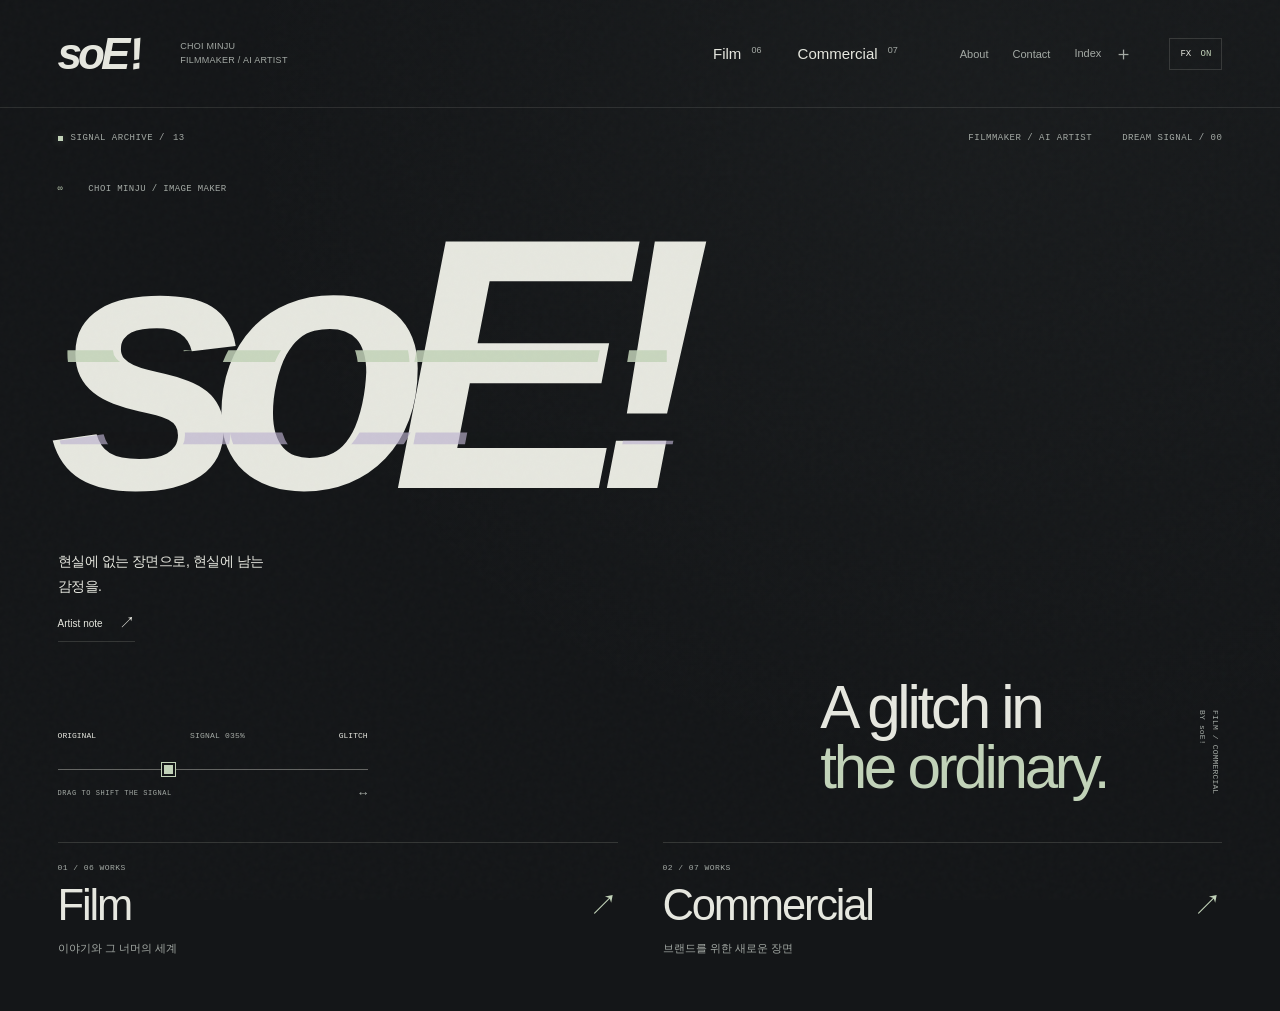
<file: index.html>
<!doctype html>
<html lang="ko">
<head>
<meta charset="utf-8"><meta name="viewport" content="width=device-width,initial-scale=1,viewport-fit=cover"><meta name="theme-color" content="#141618">
<title>soE! — Signal / Film / Feeling.</title><meta name="description" content="soE! 최민주의 필름과 커머셜. 현실에 없는 장면으로, 현실에 남는 감정을.">
<link rel="icon" type="image/svg+xml" href="data:image/svg+xml,%3Csvg xmlns='http://www.w3.org/2000/svg' viewBox='0 0 64 64'%3E%3Crect width='64' height='64' fill='%23141618'/%3E%3Cpath d='M27 10h12l-3 29h-7zM28 46h10v10H28z' fill='%23c2d3b9'/%3E%3C/svg%3E">
<link rel="stylesheet" href="style.css?v=9">
</head>
<body class="intro home-view" data-scene="home">
<a class="skip-link" href="#exhibition">작품으로 바로 이동</a>
<header>
 <a class="logo" href="#home" aria-label="soE! 메인페이지">soE<span>!</span></a>
 <div class="signature">CHOI MINJU<br>FILMMAKER / AI ARTIST</div>
 <nav class="section-nav" aria-label="작품 섹션"><button data-section="film">Film <sup id="filmCount">06</sup></button><button data-section="commercial">Commercial <sup id="commercialCount">07</sup></button></nav>
 <nav class="utility-nav" aria-label="사이트 메뉴"><button data-open="about" class="desktop-link">About</button><button data-open="contact" class="desktop-link">Contact</button><button data-open="index" class="index-nav" aria-label="작품 목록과 메뉴 열기">Index <span>＋</span></button></nav>
 <button class="motion" id="motion" aria-pressed="true">FX <span>ON</span></button>
</header>
<main id="exhibition" aria-label="작품 상영관" tabindex="-1">
 <div class="scene-backdrop" aria-hidden="true"></div>
 <div class="stage-top"><span><i class="signal-dot"></i>SIGNAL ARCHIVE / <b id="archiveCount">13</b></span><span id="genre">FILMMAKER / AI ARTIST</span><span id="duration">DREAM SIGNAL</span></div>
 <div class="work-layout">
  <div class="project-heading" id="projectHeading"><div class="eyebrow"><span id="projectNumber">00</span><span id="projectSubtitle">CHOI MINJU / IMAGE MAKER</span></div><h1 id="title" data-text="soE!">soE!</h1></div>
  <div class="media-column">
   <div class="screen" id="screen">
    <img id="poster" src="assets/soe-butterfly.jpg" alt="soE!의 상징인 빛나는 나비">
    <canvas id="visual" aria-hidden="true"></canvas><div class="signal-fallback" aria-hidden="true"></div><div class="vignette" aria-hidden="true"></div><div class="scanlines" aria-hidden="true"></div><div class="glitch-strips" aria-hidden="true"></div>
    <div class="reality-seam" aria-hidden="true"><span>↔</span></div>
    <button class="screen-play" id="screenPlay" aria-label="현재 작품 재생"><span class="play-shape" aria-hidden="true"></span><span>PLAY FILM</span></button><span class="coordinate" id="coordinate" aria-hidden="true">[ 050 : 050 ]</span>
   </div>
   <div class="media-foot"><span id="frameLabel">FRAME / 00</span><button id="signalPulse" aria-label="작품 이미지에 글리치 효과 주기">DISTORT <span>↯</span></button></div>
   <div class="awards-row" id="awardsRow" hidden><span class="awards-label">FESTIVAL<br>SELECTIONS</span><div class="project-laurels" id="projectLaurels" aria-label="영화제 선정"></div></div>
  </div>
  <div class="project-caption"><p id="caption">현실에 없는 장면으로, 현실에 남는 감정을.</p><p id="summary">영화와 애니메이션, 브랜드 필름. soE!가 만드는 낯설고 아름다운 세계.</p><p id="projectCredit" class="project-credit"></p><button id="details">Artist note <span>↗</span></button></div>
 </div>
 <div class="scene-art" aria-hidden="true"><span id="artWord"></span><span id="sceneCredit"></span></div>
 <div class="home-lower">
  <div class="reality-control"><div class="reality-labels"><button id="originalMode">ORIGINAL</button><span id="signalValue">SIGNAL 035%</span><button id="signalMode">GLITCH</button></div><label class="reality-slider"><span class="sr-only">오른쪽으로 움직이면 글리치, 왼쪽은 원본</span><input id="reality" type="range" min="0" max="100" value="35" aria-label="원본에서 글리치로 전환" aria-valuetext="글리치 35퍼센트"></label><p>DRAG TO SHIFT THE SIGNAL <span>↔</span></p></div>
  <div class="home-word">A glitch in<br><em>the ordinary.</em><span class="home-aside">FILM / COMMERCIAL<br>BY soE!</span></div>
 </div>
 <div class="home-sections"><button data-section="film"><span class="entry-number">01 / <b data-count="film">06</b> WORKS</span><strong>Film</strong><span class="entry-arrow">↗</span><small>이야기와 그 너머의 세계</small></button><button data-section="commercial"><span class="entry-number">02 / <b data-count="commercial">07</b> WORKS</span><strong>Commercial</strong><span class="entry-arrow">↗</span><small>브랜드를 위한 새로운 장면</small></button></div>
 <div class="transport"><div class="transport-left"><span class="section-label" id="sectionLabel">ARCHIVE</span><button id="prev" aria-label="이전 작품">←</button><span><b id="counter">01</b><i>/</i><span class="totalCount">06</span></span><button id="next" aria-label="다음 작품">→</button></div><div class="progress" id="progress" role="group" aria-label="작품 바로 이동"></div><div class="transport-right"><span class="scroll-hint">SWIPE / ARROW KEYS</span><button id="watch">WATCH FILM <span class="small-play" aria-hidden="true"></span></button></div></div>
 <div class="transition-label" aria-hidden="true"><span id="transitionNumber">01</span><span>SIGNAL / SHIFT</span></div>
</main>
<dialog id="drawer" aria-labelledby="drawerTitle"><div class="drawer-top"><span>soE! / SIGNAL ARCHIVE</span><button class="close" data-close="drawer">CLOSE <b>×</b></button></div><div id="drawerContent"></div></dialog>
<dialog id="player" aria-labelledby="playerTitle"><div class="player-top"><h2 id="playerTitle">Film</h2><button class="close" data-close="player">CLOSE <b>×</b></button></div><div id="playerMount"></div><div class="player-bottom"><span>재생이 제한되면 YouTube에서 감상하세요.</span><a id="youtubeLink" target="_blank" rel="noopener noreferrer">OPEN IN YOUTUBE ↗</a></div></dialog>
<p class="sr-only" role="status" aria-live="polite" id="status"></p>
<script src="projects.js?v=9"></script><script src="app.js?v=9"></script>
</body></html>
</file>
<file: style.css>
:root{--bg:#141618;--panel:#1a1d20;--text:#e6e7df;--muted:#a4aaa5;--line:#e6e7df26;--signal:#c2d3b9;--echo:#bdb3cf;--gutter:clamp(24px,4.5vw,80px);--reality:35%;color-scheme:dark;font-synthesis:none}
*{box-sizing:border-box}html,body{margin:0;min-width:320px}html{scroll-padding-top:20px}body{background:var(--bg);color:var(--text);font-family:Arial,'Helvetica Neue','Apple SD Gothic Neo','Malgun Gothic',sans-serif;-webkit-font-smoothing:antialiased}body::after{content:'';position:fixed;inset:0;z-index:60;opacity:.035;pointer-events:none;background-image:url("data:image/svg+xml,%3Csvg viewBox='0 0 180 180' xmlns='http://www.w3.org/2000/svg'%3E%3Cfilter id='n'%3E%3CfeTurbulence type='fractalNoise' baseFrequency='.9' numOctaves='3' stitchTiles='stitch'/%3E%3C/filter%3E%3Crect width='100%25' height='100%25' opacity='.6' filter='url(%23n)'/%3E%3C/svg%3E")}
button,a,input{-webkit-tap-highlight-color:transparent}button,a{touch-action:manipulation}button{font:inherit;color:inherit;background:none;border:0;padding:0;cursor:pointer}a{color:inherit;text-decoration:none}button:focus-visible,a:focus-visible,input:focus-visible{outline:2px solid var(--signal);outline-offset:5px}button:disabled{opacity:.4;cursor:default}::selection{background:var(--signal);color:var(--bg)}[hidden]{display:none!important}img{max-width:100%}button,div,section{min-width:0}.sr-only{position:absolute!important;width:1px;height:1px;overflow:hidden;clip:rect(0,0,0,0);white-space:nowrap}.skip-link{position:fixed;top:-80px;left:20px;z-index:100;background:var(--bg);padding:15px}.skip-link:focus{top:10px}
header{height:108px;display:flex;align-items:center;gap:28px;padding:0 var(--gutter);position:relative;z-index:20;border-bottom:1px solid var(--line)}.logo{font-size:44px;font-weight:800;font-style:italic;letter-spacing:-.09em;line-height:1;white-space:nowrap}.logo span{display:inline-block;transform:rotate(-9deg);margin-left:3px}.signature{font-size:9px;line-height:1.5;letter-spacing:.03em;color:var(--muted);margin-left:12px}.section-nav{display:flex;align-items:center;gap:36px;margin-left:auto}.section-nav button{font-size:15px;padding:18px 0;position:relative}.section-nav sup{font-size:9px;vertical-align:top;margin:2px 0 0 6px;color:var(--muted)}.section-nav button::after{content:'';position:absolute;bottom:7px;left:0;width:100%;height:2px;background:var(--signal);transform:scaleX(0);transform-origin:left;transition:transform .2s}.section-nav button:hover::after,.section-nav button.active::after{transform:scaleX(1)}.utility-nav{display:flex;align-items:center;gap:24px;margin-left:34px}.utility-nav button{font-size:11px;min-height:44px;color:var(--muted)}.utility-nav button:hover{color:var(--text)}.index-nav span{font-size:19px;vertical-align:middle;margin-left:10px}.motion{font:9px monospace;white-space:nowrap;padding:8px 10px;border:1px solid var(--line);margin-left:8px;min-height:32px}.motion span{color:var(--signal);margin-left:4px}
main{position:relative;isolation:isolate;min-height:calc(100svh - 108px);padding:24px var(--gutter) 28px;overflow:hidden}.scene-backdrop{position:absolute;inset:0;z-index:-2;background:radial-gradient(ellipse at 75% 10%,#a7b8b009,transparent 55%);pointer-events:none}.stage-top{display:flex;align-items:center;gap:30px;font:9px/1.5 monospace;letter-spacing:.055em;color:var(--muted);margin-bottom:44px;position:relative;z-index:5}.stage-top>span:first-child{display:flex;align-items:center;gap:8px;margin-right:auto}.stage-top b{font-weight:400}.stage-top #duration{text-align:right;min-width:45px}.signal-dot{width:5px;height:5px;display:inline-block;background:var(--signal);box-shadow:0 0 8px #c2d3b944}.work-layout{display:grid;grid-template-columns:minmax(0,.75fr) minmax(0,1.35fr);grid-template-rows:auto 1fr;gap:36px 5%;min-height:clamp(450px,59svh,690px)}.project-heading{grid-column:1;grid-row:1;z-index:3;align-self:start;padding-top:16px}.eyebrow{display:flex;gap:24px;font:9px/1.6 monospace;color:var(--muted);letter-spacing:.04em;margin-bottom:30px}.eyebrow>span:first-child{color:var(--signal);font-variant-numeric:tabular-nums}.eyebrow>span:last-child{max-width:280px}h1{font-size:clamp(58px,5.8vw,104px);font-weight:500;line-height:1.03;letter-spacing:-.065em;white-space:pre-line;margin:0;position:relative;overflow-wrap:normal}h1::before,h1::after{content:attr(data-text);position:absolute;inset:0;white-space:pre-line;pointer-events:none;opacity:0}h1::before{color:var(--signal);clip-path:inset(33% 0 61% 0);transform:translateX(-5px)}h1::after{color:var(--echo);clip-path:inset(68% 0 25% 0);transform:translateX(5px)}body[data-scene=divine-retribution] h1{font-size:clamp(150px,17vw,270px);line-height:1;margin-left:-.04em}.project-caption{grid-column:1;grid-row:2;align-self:end;padding-bottom:15px;max-width:355px}.project-caption p{margin:0}.project-caption #caption{font-size:clamp(17px,1.25vw,21px);line-height:1.6;letter-spacing:-.035em;word-break:keep-all}.project-caption #summary{font-size:12px;line-height:1.85;color:var(--muted);margin-top:15px;word-break:keep-all}.project-credit{font:9px/1.7 monospace;color:var(--muted);margin-top:21px!important}#details{display:flex;gap:24px;align-items:center;border-bottom:1px solid var(--line);padding:14px 0 9px;margin-top:8px;font-size:11px;min-height:44px}#details span{font-size:16px;transition:transform .2s}#details:hover span{transform:translate(3px,-3px)}
.media-column{grid-column:2;grid-row:1/3;align-self:center;position:relative;min-width:0}.screen{position:relative;isolation:isolate;overflow:hidden;width:100%;aspect-ratio:16/9;cursor:pointer;background:#0c0f11;touch-action:pan-y}.screen>img,.screen>canvas{position:absolute;inset:0;width:100%;height:100%;object-fit:cover;display:block}.screen>canvas{opacity:0}.screen.gl-ready>canvas{opacity:1}.screen.gl-ready>img{opacity:0}.no-fx .screen.gl-ready>canvas{opacity:0}.no-fx .screen.gl-ready>img{opacity:1}.vignette{position:absolute;inset:0;background:linear-gradient(0deg,#080b0c55,transparent 35%);pointer-events:none;z-index:1}.scanlines{position:absolute;inset:0;background:repeating-linear-gradient(0deg,transparent 0 3px,#10131480 3px 4px);opacity:.12;pointer-events:none;z-index:2}.screen-play{position:absolute;z-index:5;top:50%;left:50%;transform:translate(-50%,-50%);display:flex;align-items:center;gap:14px;min-height:52px;padding:0 24px;border:1px solid #ecf0e88c;background:#15191b45;backdrop-filter:blur(6px);font:10px monospace;letter-spacing:.08em;color:#f0f2ec;white-space:nowrap;transition:background .2s,border-color .2s}.screen-play:hover{background:#141618b3;border-color:var(--signal)}.play-shape,.small-play{width:0;height:0;border-top:4px solid transparent;border-bottom:4px solid transparent;border-left:6px solid currentColor}.coordinate{position:absolute;bottom:14px;right:17px;z-index:3;font:8px monospace;color:#f0f2ec88}.media-foot{display:flex;justify-content:space-between;align-items:center;gap:15px;border-bottom:1px solid var(--line);min-height:47px}.media-foot>span{font:8px monospace;letter-spacing:.045em;color:var(--muted);overflow-wrap:anywhere}.media-foot button{font:9px monospace;letter-spacing:.055em;min-height:44px;color:var(--signal);display:flex;align-items:center;gap:13px;white-space:nowrap}.media-foot button span{font-size:21px}.glitch-strips{position:absolute;inset:0;z-index:4;pointer-events:none;background:var(--scene-image) center/cover;clip-path:polygon(0 27%,100% 27%,100% 30%,0 30%,0 65%,100% 65%,100% 67%,0 67%);opacity:0}.glitching .glitch-strips{animation:image-tear .5s steps(1) both}.glitching h1::before,.glitching h1::after{animation:type-tear .5s steps(1) both}.screen-hover h1::before{opacity:.6}.signal-fallback,.reality-seam{display:none}.scene-art{display:none}.vertical-work .media-column{max-width:100%;width:min(100%,330px);justify-self:center}.vertical-work .screen{aspect-ratio:9/16}.vertical-work .work-layout{min-height:600px}
.awards-row{display:flex;gap:30px;align-items:center;margin-top:25px}.awards-label{font:8px/1.6 monospace;letter-spacing:.05em;color:var(--muted);flex:0 0 70px}.project-laurels{display:flex;align-items:center;gap:22px;width:min(100%,460px);max-width:calc(100% - 100px)}.laurel{margin:0;flex:1;min-width:0}.laurel>a,.laurel>button,.laurel>span{display:block;width:100%;transition:opacity .2s,transform .2s}.laurel>a:hover,.laurel>button:hover{opacity:.75;transform:translateY(-2px)}.laurel-image{display:block;width:100%;height:65px;object-fit:contain;filter:brightness(0) invert(1);mix-blend-mode:screen}.laurel-image.laurel-invert{filter:grayscale(1) invert(1)}.laurel figcaption{display:none}.project-laurels .laurel:only-child{max-width:125px}
/* One visual language continues from the borderless opening to every film. */
.home-view header{position:absolute;inset:0 0 auto;border-color:#e6e7df1c}.home-view main{padding-top:132px;min-height:100svh;padding-bottom:36px}.home-view .stage-top{margin-bottom:36px}.home-view .work-layout{pointer-events:none;position:static;min-height:0;grid-template-columns:1fr 1fr;grid-template-rows:auto auto;gap:25px}.home-view .project-heading{grid-column:1/-1;grid-row:1;position:relative;padding:0;pointer-events:none}.home-view .eyebrow{font-size:9px;gap:25px;margin-bottom:22px}.home-view #title{font-size:clamp(180px,28vw,470px);font-weight:700;font-style:italic;line-height:.82;letter-spacing:-.105em;max-width:fit-content;margin-left:-.025em}.home-view #title::before{opacity:.85;clip-path:inset(45% 0 51% 0);transform:translateX(-8px)}.home-view #title::after{opacity:.65;clip-path:inset(73% 0 23% 0);transform:translateX(7px)}.home-view .media-column{position:absolute;inset:0;max-width:none;width:100%;z-index:-1;pointer-events:auto}.home-view .screen{width:100%;height:100%;aspect-ratio:auto;background:#141618;cursor:ew-resize}.home-view .screen>img,.home-view .screen>canvas{object-position:66% center;opacity:.8}.home-view .screen>canvas{opacity:0}.home-view .screen.gl-ready>img{opacity:0}.home-view .screen.gl-ready>canvas{opacity:.8}.home-view.no-fx .screen>canvas{opacity:0}.home-view.no-fx .screen>img{opacity:.8}.home-view .vignette{background:linear-gradient(90deg,#141618c9,transparent 88%),linear-gradient(0deg,#141618 4%,#141618ce 20%,transparent 60%,#14161855 85%,#141618a3)}.home-view .scanlines{opacity:.1}.home-view .media-foot,.home-view .awards-row,.home-view .screen-play,.home-view .coordinate{display:none}.home-view .project-caption{pointer-events:auto;grid-column:1;grid-row:2;max-width:330px;padding:0;margin-top:12px;z-index:3}.home-view .project-caption #caption{font-size:14px;line-height:1.8;max-width:230px}.home-view #summary,.home-view #projectCredit{display:none}.home-view #details{font-size:10px;max-width:115px;margin:7px 0 0;padding:7px 0;gap:16px;min-height:34px}.home-lower,.home-sections{display:none}.home-view .home-lower{pointer-events:none;display:grid;grid-template-columns:1fr 1fr;gap:30px;margin-top:36px;align-items:end}.home-word{justify-self:end;font-size:clamp(30px,4.7vw,78px);letter-spacing:-.055em;line-height:1;position:relative;padding-right:9vw}.home-word em{font-style:normal;color:var(--signal)}.home-aside{position:absolute;right:0;bottom:4px;font:8px/1.7 monospace;letter-spacing:.02em;writing-mode:vertical-rl;color:var(--muted)}.reality-control{pointer-events:auto;max-width:310px;position:relative;z-index:4}.reality-labels{display:flex;align-items:center;justify-content:space-between;gap:12px;font:8px monospace;letter-spacing:.025em}.reality-labels>span{color:var(--muted)}.reality-labels button{min-height:32px}.reality-slider{display:block}.reality-slider input{display:block;width:100%;height:32px;margin:2px 0;background:transparent;appearance:none;cursor:ew-resize;accent-color:var(--signal)}.reality-slider input::-webkit-slider-runnable-track{height:1px;background:#e6e7df60}.reality-slider input::-moz-range-track{height:1px;background:#e6e7df60}.reality-slider input::-webkit-slider-thumb{appearance:none;width:13px;height:13px;background:var(--signal);margin-top:-6px;border:2px solid var(--bg);box-shadow:0 0 0 1px var(--signal);border-radius:0}.reality-slider input::-moz-range-thumb{width:11px;height:11px;border:2px solid var(--bg);border-radius:0;background:var(--signal);box-shadow:0 0 0 1px var(--signal)}.reality-control p{display:flex;justify-content:space-between;font:7px monospace;letter-spacing:.08em;color:var(--muted);margin:4px 0 0}.reality-control p>span{font-size:13px;line-height:9px}.home-view .reality-seam{display:block;position:absolute;left:var(--reality);top:22%;bottom:30%;width:1px;background:linear-gradient(transparent,#e4ecdc70,transparent);z-index:2;pointer-events:none;opacity:0;transition:opacity .2s}.home-view.screen-hover .reality-seam,.home-view.dragging .reality-seam{opacity:1}.reality-seam span{position:absolute;top:50%;left:-14px;background:#14161888;border:1px solid #e4ecdc66;display:grid;place-items:center;width:29px;height:29px;font-size:15px}.home-view .signal-fallback{display:block;position:absolute;inset:0;clip-path:inset(0 calc(100% - var(--reality)) 0 0);background:var(--scene-image) center/cover;filter:saturate(.7) contrast(1.1);transform:translateX(4px);opacity:.6;pointer-events:none}.home-view .gl-ready .signal-fallback{display:none}.home-view.no-fx .signal-fallback{display:block}.home-view .home-sections{display:grid;grid-template-columns:1fr 1fr;gap:45px;margin-top:44px;position:relative;z-index:4}.home-sections button{display:grid;grid-template-columns:1fr auto;gap:10px 15px;text-align:left;padding:20px 0 0;border-top:1px solid var(--line);transition:border-color .2s}.entry-number{font:8px monospace;color:var(--muted);letter-spacing:.055em;grid-column:1/-1}.entry-number b{font-weight:400}.home-sections strong{font-size:clamp(28px,3.4vw,52px);font-weight:400;letter-spacing:-.05em;line-height:1.1}.entry-arrow{font-size:29px;align-self:center;transition:transform .2s;color:var(--signal)}.home-sections small{font-size:11px;color:var(--muted);grid-column:1/-1;line-height:1.6}.home-sections button:hover{border-color:var(--signal)}.home-sections button:hover .entry-arrow{transform:translate(4px,-4px)}.home-view .transport{display:none}
.transport{display:flex;align-items:center;gap:32px;border-top:1px solid var(--line);padding-top:18px;margin-top:30px;position:relative;z-index:10}.transport-left{display:flex;align-items:center;gap:20px}.section-label{font:8px monospace;color:var(--muted);letter-spacing:.07em;margin-right:12px}.transport-left button{font-size:23px;min-height:44px;min-width:44px;border:1px solid var(--line);transition:background .2s}.transport-left button:hover{background:#c2d3b912}.transport-left>span:not(.section-label){font:11px monospace;white-space:nowrap;font-variant-numeric:tabular-nums}.transport-left b{font-weight:400}.transport-left i{font-style:normal;opacity:.4;margin:0 9px}.totalCount{color:var(--muted)}.progress{display:flex;align-items:center;gap:5px}.progress button{height:44px;width:26px;position:relative}.progress button::after{content:'';position:absolute;top:21px;inset-inline:0;height:2px;background:var(--text);opacity:.2}.progress button.active::after{height:4px;opacity:1;background:var(--signal)}.progress button:hover::after{opacity:.6}.transport-right{margin-left:auto;display:flex;align-items:center;gap:30px}.scroll-hint{font:8px monospace;color:var(--muted)}#watch{display:flex;align-items:center;gap:20px;min-height:44px;font:10px monospace;color:var(--signal);white-space:nowrap}.transition-label{position:fixed;inset:0;z-index:50;display:flex;align-items:center;justify-content:center;gap:20px;background:#18201eeb;font:10px monospace;letter-spacing:.08em;color:var(--signal);pointer-events:none;opacity:0;clip-path:inset(46% 0 47% 0)}.switching .transition-label{animation:signal-shift .52s steps(1) both}.switching h1::before,.switching h1::after{animation:type-tear .52s steps(1) both}.switching .screen{animation:frame-shift .52s steps(1) both}.glitching .media-foot button{color:var(--echo)}.intro.home-view #title::before{animation:type-tear .5s steps(1) both}
/* Modals share the archive's typography, tones and linework. */
dialog{border:1px solid var(--line);padding:0;color:var(--text);background:var(--bg);max-height:calc(100svh - 32px);overscroll-behavior:contain}dialog::backdrop{background:#090d10c9;backdrop-filter:blur(12px)}body:has(dialog[open]){overflow:hidden}#drawer{width:min(860px,calc(100% - 32px));padding:30px 42px 40px}#drawer[open]{animation:panel-in .22s ease}.drawer-top,.player-top{display:flex;align-items:center;justify-content:space-between;gap:20px;padding-bottom:22px;border-bottom:1px solid var(--line);font:9px monospace;color:var(--muted)}.close{display:flex;align-items:center;gap:20px;min-height:44px;font:9px monospace}.close b{font-size:28px;font-weight:300;line-height:1}.drawer-eyebrow{font:9px/1.6 monospace;letter-spacing:.06em;color:var(--signal);margin:30px 0 18px}#drawer h2{font-size:clamp(42px,6vw,74px);font-weight:500;line-height:1;letter-spacing:-.06em;margin:0 0 30px;overflow-wrap:anywhere}.drawer-copy{font-size:14px;line-height:1.9;color:var(--muted);word-break:keep-all;max-width:620px}.drawer-copy.lead{font-size:20px;color:var(--text);line-height:1.6}.data-rows{margin:28px 0}.data-row{display:grid;grid-template-columns:140px 1fr;gap:20px;border-top:1px solid var(--line);padding:14px 0;font-size:12px;line-height:1.7}.data-row>span:first-child{font:9px/1.7 monospace;color:var(--muted)}.data-row a{text-decoration:underline;text-underline-offset:5px}.drawer-action{display:inline-flex;align-items:center;min-height:44px;font:10px monospace;letter-spacing:.02em;padding:13px 18px;border:1px solid var(--line);margin:8px 8px 0 0;transition:background .2s}.drawer-action:hover{background:#c2d3b912}.drawer-links{display:flex;align-items:center;gap:28px;flex-wrap:wrap;margin-top:30px;padding-top:18px;border-top:1px solid var(--line);font:10px monospace}.drawer-links>*{min-height:44px;display:inline-flex;align-items:center}.index-section{margin-top:34px}.index-section-heading{display:flex;justify-content:space-between;align-items:baseline;margin-bottom:10px}.index-section-heading h3{font-size:25px;letter-spacing:-.04em;font-weight:400;margin:0}.index-section-heading>span{font:9px monospace;color:var(--muted)}.index-row{width:100%;display:grid;grid-template-columns:28px 84px 1fr auto;gap:18px;align-items:center;text-align:left;padding:16px 0;border-bottom:1px solid var(--line);transition:background .2s}.index-row:hover,.index-row.active{background:#c2d3b90a}.row-number{font:9px monospace;color:var(--muted)}.row-thumb{width:84px;aspect-ratio:16/9;object-fit:cover;display:block}.row-title{font-size:20px;line-height:1.2;letter-spacing:-.025em}.row-type{display:block;font:8px/1.5 monospace;color:var(--muted);margin-top:7px}.row-time{font:10px monospace;white-space:nowrap;color:var(--muted)}.detail-laurels{display:flex;gap:28px;align-items:center;justify-content:center;padding:24px 0;border-top:1px solid var(--line);border-bottom:1px solid var(--line);margin-bottom:25px}.detail-laurels .laurel{max-width:170px}.detail-laurels .laurel-image{height:100px}.detail-laurels .laurel:only-child{max-width:220px}.detail-laurels .laurel:only-child .laurel-image{height:140px}.detail-laurels figcaption{display:block;font:9px/1.5 monospace;text-align:center;margin-top:12px;color:var(--muted)}.full-credits{padding:16px 0;border-block:1px solid var(--line);margin:24px 0;font-size:12px}.full-credits summary{cursor:pointer;min-height:30px}.full-credits p{white-space:pre-line;color:var(--muted);line-height:1.9}.about-portrait{width:140px;float:right;margin:0 0 22px 30px}.contact-email{display:block;font-size:clamp(19px,3vw,32px);letter-spacing:-.04em;margin-top:32px;overflow-wrap:anywhere}.contact-copy{font:9px monospace;min-height:44px;margin-top:8px;border-bottom:1px solid var(--line)}.copy-status{font-size:11px;margin-left:14px}#player{width:min(1300px,calc(100% - 40px));padding:20px;background:#101315}.player-top{padding-bottom:15px}.player-top h2{font-size:16px;line-height:1.5;font-weight:400;letter-spacing:-.025em;margin:0;color:var(--text)}#playerMount{width:100%;aspect-ratio:16/9;background:#000}#playerMount iframe{width:100%;height:100%;border:0;display:block}.player-bottom{display:flex;align-items:center;justify-content:space-between;gap:20px;padding-top:18px;font-size:10px;line-height:1.6;color:var(--muted)}.player-bottom a{min-height:36px;display:flex;align-items:center;color:var(--signal);text-decoration:underline;text-underline-offset:5px}#player[data-format=portrait]{width:min(440px,calc(100% - 24px))}#player[data-format=portrait] #playerMount{aspect-ratio:9/16;width:auto;height:min(68svh,700px);margin:auto}#player[data-format=portrait] .player-bottom{display:block}
@keyframes type-tear{0%,100%{opacity:0;transform:translateX(0)}14%{opacity:.85;transform:translateX(-8px)}28%{opacity:.6;transform:translateX(6px)}44%{opacity:0;transform:translateX(0)}58%{opacity:.6;transform:translateX(-3px)}72%{opacity:0;transform:translateX(0)}}@keyframes image-tear{0%,100%{opacity:0;transform:translateX(0)}16%{opacity:.8;transform:translateX(-14px)}30%{opacity:.65;transform:translateX(9px)}50%{opacity:0;transform:translateX(0)}65%{opacity:.4;transform:translateX(-5px)}80%{opacity:0;transform:translateX(0)}}@keyframes signal-shift{0%{opacity:0}12%{opacity:.9;clip-path:inset(35% 0 38% 0);transform:translateX(5px)}24%,52%{opacity:1;clip-path:inset(0);transform:translateX(0)}65%{opacity:.8;clip-path:inset(49% 0 45% 0);transform:translateX(-4px)}82%,100%{opacity:0;clip-path:inset(49% 0 50% 0)}}@keyframes frame-shift{0%,100%{transform:translateX(0);filter:none}15%{transform:translateX(-5px);filter:contrast(1.05)}34%{transform:translateX(3px)}55%{transform:translateX(-2px)}}@keyframes panel-in{from{opacity:0;transform:translateY(12px)}to{opacity:1;transform:translateY(0)}}
@media(min-width:1800px){.work-layout{min-height:690px}.project-caption{max-width:420px}.project-caption #summary{font-size:14px}.laurel-image{height:80px}.media-foot>span{font-size:10px}}
@media(max-width:1100px) and (min-width:761px){header{gap:20px}.signature{display:none}.section-nav{gap:26px}.utility-nav{gap:20px;margin-left:20px}.work-layout{gap:30px 4%;grid-template-columns:minmax(0,.8fr) minmax(0,1.2fr)}h1{font-size:6.3vw}.project-caption #caption{font-size:17px}.project-caption #summary{font-size:11px}.awards-row{gap:16px}.awards-label{flex-basis:55px;font-size:7px}.project-laurels{max-width:calc(100% - 71px);gap:13px}.laurel-image{height:50px}.scroll-hint{display:none}.transport{gap:22px}.progress button{width:18px}.section-label{margin-right:0}.transport-left{gap:13px}.home-word{font-size:4.8vw;padding-right:7vw}.home-view #title{font-size:31vw}.home-view .home-lower{margin-top:25px}}
@media(max-width:760px){
:root{--gutter:22px}header{height:126px;display:grid;grid-template-columns:1fr auto auto;grid-template-rows:44px 44px;gap:8px 20px;padding:14px var(--gutter) 8px;align-content:start}.logo{font-size:38px}.signature,.desktop-link{display:none}.utility-nav{grid-column:2;grid-row:1;margin:0;gap:0}.utility-nav button{font-size:10px;color:var(--text);min-height:44px}.index-nav span{font-size:20px;margin-left:7px}.motion{grid-column:3;grid-row:1;margin:0;padding:8px;font-size:8px;min-height:32px}.section-nav{grid-row:2;grid-column:1/-1;display:grid;grid-template-columns:1fr 1fr;gap:18px;width:100%;margin:0}.section-nav button{display:flex;align-items:center;justify-content:space-between;text-align:left;font-size:14px;padding:8px 0;min-height:44px;border-top:1px solid var(--line)}.section-nav sup{margin:0;font-size:9px;vertical-align:baseline}.section-nav button::after{bottom:-1px;height:1px}.section-nav button.active{color:var(--signal)}
main{padding:20px var(--gutter) 95px;min-height:calc(100svh - 126px);overflow:hidden}.stage-top{font-size:8px;gap:12px;margin-bottom:25px}.stage-top>span:first-child{display:none}.stage-top #genre{margin-right:auto;font-size:8px}.stage-top #duration{font-size:8px}.work-layout{display:flex;flex-direction:column;gap:0;min-height:0!important}.project-heading{order:0;padding:0;margin-bottom:26px}.eyebrow{font-size:8px;gap:20px;line-height:1.6;margin-bottom:15px}.eyebrow>span:last-child{max-width:85%}h1{font-size:clamp(43px,12vw,70px);line-height:1.03;letter-spacing:-.06em;overflow-wrap:normal}.project-heading h1.medium{font-size:11.5vw}.project-heading h1.long{font-size:11vw}body[data-scene=divine-retribution] h1{font-size:122px;line-height:1}.media-column{order:1;align-self:auto;width:100%;max-width:none}.screen{width:100%;aspect-ratio:16/9;min-height:0}.screen-play{min-height:46px;font-size:8px;gap:11px;padding:0 18px}.coordinate{display:none}.media-foot{min-height:46px;gap:12px}.media-foot>span{font-size:7px}.media-foot button{font-size:8px;min-height:44px;gap:8px}.media-foot button span{font-size:20px}.project-caption{order:2;margin-top:25px;padding:0;max-width:none;width:100%}.project-caption #caption{font-size:17px;line-height:1.6;letter-spacing:-.035em}.project-caption #summary{font-size:12px;line-height:1.85;margin-top:12px}.project-credit{font-size:9px;line-height:1.6;margin-top:18px!important}#details{font-size:11px;min-height:44px;margin-top:8px;padding:10px 0;max-width:fit-content}.awards-row{gap:0;margin-top:22px}.awards-label{display:none}.project-laurels{max-width:100%;width:100%;gap:18px}.laurel-image{height:48px}.project-laurels .laurel:only-child{max-width:110px}.vertical-work .media-column{max-width:100%;width:min(72%,275px);align-self:center;justify-self:auto}.vertical-work .screen{aspect-ratio:9/16}.vertical-work .media-foot>span{font-size:6px}.vertical-work .media-foot button{font-size:7px}
.transport{position:fixed;bottom:0;left:0;right:0;margin:0;padding:12px var(--gutter) max(12px,env(safe-area-inset-bottom));border-top:1px solid var(--line);background:#141618f2;backdrop-filter:blur(12px);gap:14px;justify-content:space-between;z-index:15}.section-label,.progress,.scroll-hint{display:none}.transport-left{gap:12px}.transport-left button{width:44px;height:44px;min-width:44px;font-size:23px}.transport-left>span:not(.section-label){font-size:10px}.transport-left i{margin:0 6px}.transport-right{margin:0}#watch{gap:11px;font-size:9px;min-height:44px}.small-play{border-top-width:3px;border-bottom-width:3px;border-left-width:5px}
.home-view main{padding-top:149px;padding-bottom:max(32px,env(safe-area-inset-bottom));min-height:100svh}.home-view .stage-top{display:flex;margin-bottom:29px}.home-view .stage-top>span:first-child{display:flex;font-size:7px}.home-view .stage-top #genre,.home-view .stage-top #duration{display:none}.home-view .work-layout{display:grid;grid-template-columns:1fr;grid-template-rows:auto auto;gap:0;position:static}.home-view .project-heading{grid-column:1;grid-row:1;margin:0}.home-view .eyebrow{font-size:7px;margin-bottom:23px;gap:20px}.home-view #title{font-size:clamp(150px,51vw,370px);font-weight:700;line-height:.85;letter-spacing:-.105em;margin:0 0 0 -4px}.home-view #title::before{transform:translateX(-5px)}.home-view #title::after{transform:translateX(4px)}.home-view .media-column{position:absolute;inset:0;width:100%;max-width:none;z-index:-1}.home-view .screen{aspect-ratio:auto;height:100%;touch-action:pan-y}.home-view .screen>img,.home-view .screen>canvas{object-position:60% center}.home-view .vignette{background:linear-gradient(0deg,#141618 1%,#141618d6 28%,#14161840 66%,#141618aa 100%),linear-gradient(90deg,#14161850,transparent 90%)}.home-view .project-caption{pointer-events:auto;grid-column:1;grid-row:2;margin:26px 0 0;width:100%;max-width:none}.home-view .project-caption #caption{font-size:12px;line-height:1.8;max-width:210px}.home-view #details{font-size:9px;min-height:36px;margin-top:4px}.home-view .home-lower{display:flex;flex-direction:column-reverse;align-items:stretch;gap:32px;margin-top:30px}.home-word{font-size:clamp(32px,9.2vw,62px);padding-right:37px;align-self:flex-end;width:auto;max-width:100%;letter-spacing:-.05em;line-height:1.02}.home-aside{font-size:6px;right:2px;bottom:0}.reality-control{width:100%;max-width:none}.reality-labels{font-size:8px;gap:12px}.reality-labels button{min-height:44px}.reality-slider input{height:32px;margin:0}.reality-control p{font-size:7px;margin-top:5px}.home-view .reality-seam{top:25%;bottom:42%}.home-view .home-sections{margin-top:32px;gap:23px}.home-sections button{padding-top:16px;gap:10px 6px;min-height:110px}.entry-number{font-size:7px;letter-spacing:.02em}.home-sections strong{font-size:clamp(24px,6.9vw,43px);letter-spacing:-.05em}.entry-arrow{font-size:22px}.home-sections small{font-size:10px;line-height:1.6;letter-spacing:-.03em}
#drawer{width:calc(100% - 16px);padding:18px 21px 28px;max-height:calc(100svh - 16px)}.drawer-top{font-size:8px;padding-bottom:14px}.close{font-size:8px;gap:17px}.drawer-eyebrow{font-size:8px;margin-top:25px}#drawer h2{font-size:44px;margin-bottom:24px}.drawer-copy{font-size:13px}.drawer-copy.lead{font-size:18px}.data-row{grid-template-columns:90px 1fr;gap:15px;font-size:11px}.data-row>span:first-child{font-size:8px}.drawer-action{font-size:9px;padding:12px 14px;min-height:44px;margin-right:5px}.index-row{grid-template-columns:19px 55px 1fr auto;gap:11px;padding:14px 0}.row-thumb{width:55px;aspect-ratio:1.45;object-fit:cover}.row-number,.row-time{font-size:8px}.row-title{font-size:16px;line-height:1.3}.row-type{font-size:7px;line-height:1.6;margin-top:5px}.index-section-heading h3{font-size:23px}.index-section-heading>span{font-size:8px}.drawer-links{gap:24px;font-size:10px;margin-top:24px;padding-top:12px}.detail-laurels{flex-wrap:wrap;gap:22px;padding:20px 0}.detail-laurels .laurel{flex:0 0 calc(50% - 11px);max-width:140px}.detail-laurels .laurel-image{height:82px}.detail-laurels .laurel:only-child{flex-basis:100%;max-width:180px}.detail-laurels .laurel:only-child .laurel-image{height:120px}.detail-laurels figcaption{font-size:8px}.about-portrait{width:100px;margin-left:20px}.contact-email{font-size:22px}#player{width:calc(100% - 16px);padding:12px;max-height:calc(100svh - 16px)}.player-top{padding-bottom:10px}.player-top h2{font-size:12px;max-width:70%;line-height:1.5}.player-bottom{display:block;padding-top:12px;font-size:10px}.player-bottom a{margin-top:4px;min-height:40px;font-size:9px}#player[data-format=portrait] #playerMount{height:min(65svh,620px)}
}
@media(max-width:360px){:root{--gutter:18px}header{gap:8px 15px}.home-sections strong{font-size:24px}.home-sections small{font-size:9px}.home-sections{gap:18px}.transport-left{gap:9px}.transport-left i{margin:0 4px}#watch{gap:8px;font-size:8px}.project-laurels{gap:12px}.laurel-image{height:42px}.row-title{font-size:14px}.index-row{grid-template-columns:15px 45px 1fr auto;gap:9px}.row-thumb{width:45px}.home-word{font-size:31px}.home-view #title{font-size:50vw}}
@media(prefers-reduced-motion:reduce){*,*::before,*::after{animation:none!important;transition:none!important;scroll-behavior:auto!important}h1::before,h1::after{display:none}.screen>canvas{opacity:0!important}.screen.gl-ready>img{opacity:1!important}.home-view .screen.gl-ready>img{opacity:.8!important}}
.no-fx h1::before,.no-fx h1::after,.no-fx .glitch-strips,.no-fx .scanlines{display:none}.no-fx .screen>img{transform:none!important}
</file>
